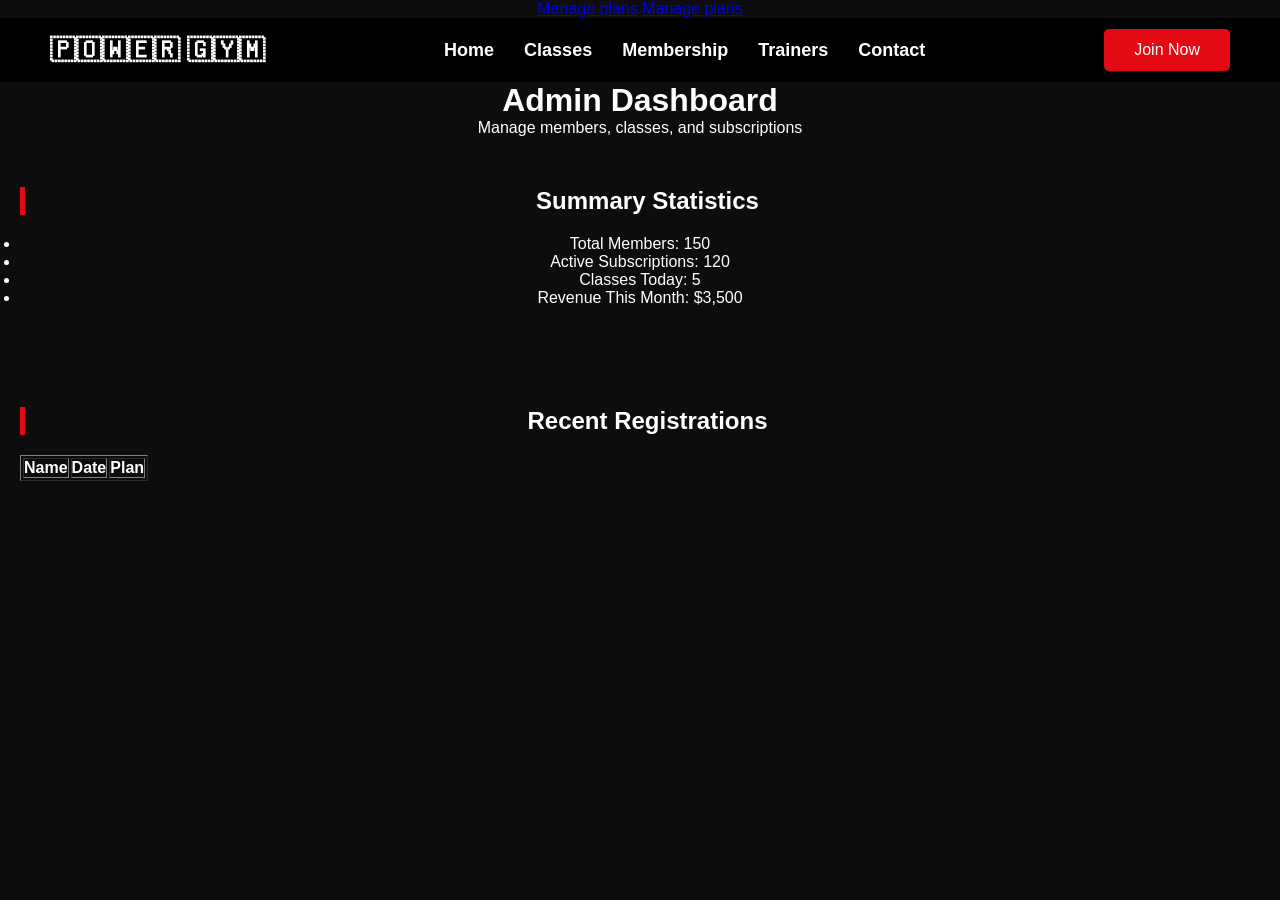
<file: admin_dashboard.html>
<!DOCTYPE html>
<html lang="en">
<a href="admin.html">Manage plans</a>
<a href="admin_plans.html">Manage plans</a>
<head>
    <link rel="stylesheet" href="style.css">
   
<meta charset="UTF-8">

<nav class="navbar">
<h1 class="logo">​🇵​​🇴​​🇼​​🇪​​🇷​ ​🇬​​🇾​​🇲​</h1>
<ul class="nav-links">

<li><a href="index.html">Home</a></li>
<li><a href="classes.html">Classes</a></li>
<li><a href="membership.html">Membership</a></li>
<li><a href="trainers.html">Trainers</a></li>
<li><a href="contact.html">Contact</a></li>

</ul>
<div class="nav-btn">
    <a href="#membership"class="btn">Join Now</a>
</div>
</nav>
<title>Admin Dashboard - Power Gym</title>
</head>

<body align ="center">


<header>
<h1>Admin Dashboard</h1>
<p>Manage members, classes, and subscriptions</p>
</header>


<main>

<section>
<h2>Summary Statistics</h2>

<ul>
<li>Total Members: 150</li>
<li>Active Subscriptions: 120</li>
<li>Classes Today: 5</li>
<li>Revenue This Month: $3,500</li>
</ul>
</section>


<section>
<h2>Recent Registrations</h2>

<table border="1">
<thead>
<tr>
<th>Name</th>
<th>Date</th>
<th>Plan</th>
</tr>
</th
</file>
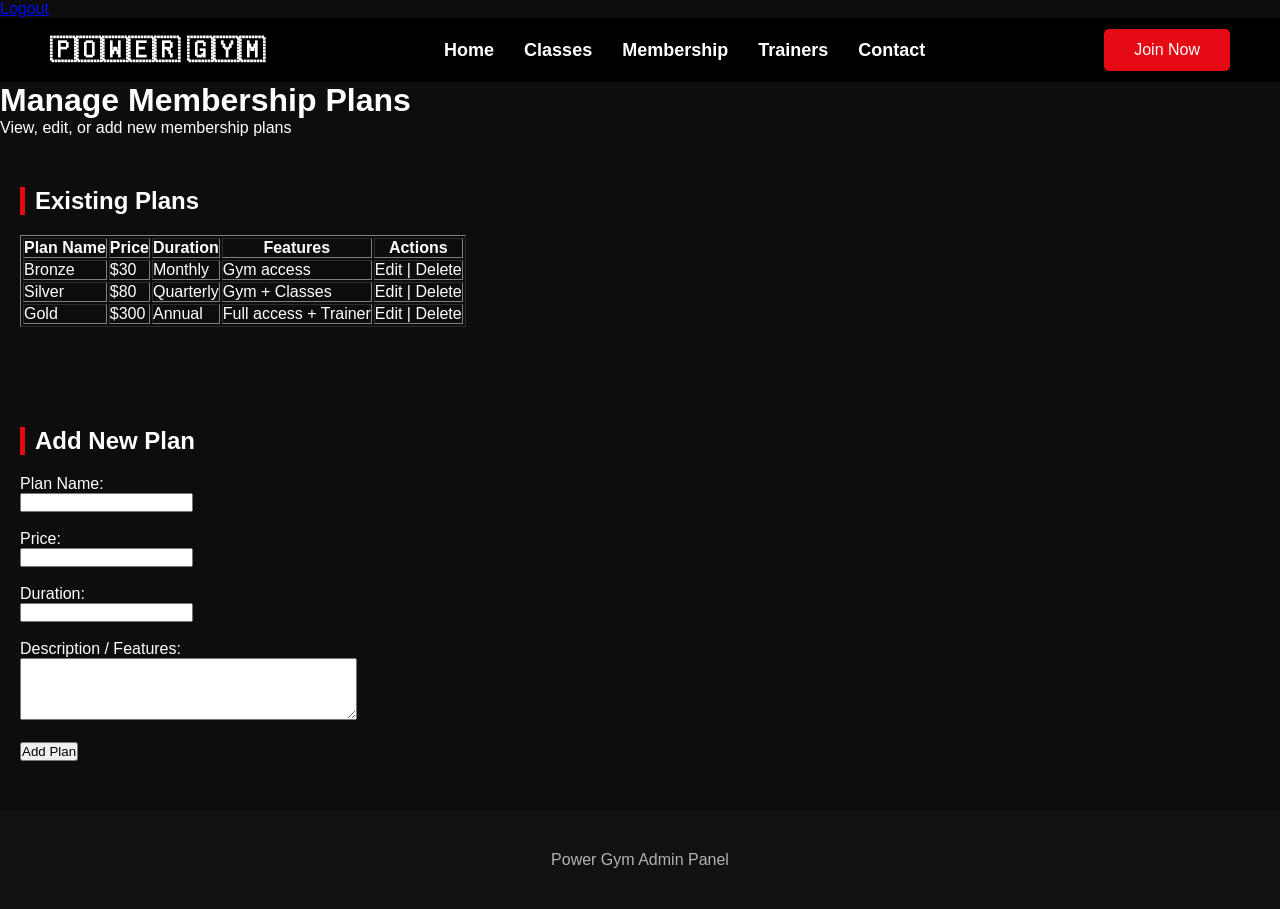
<file: admin_plans.html>
<!DOCTYPE html>
<html lang="en">
<a href="admin_dashboard.html">Logout</a>
<head>
    <link rel="stylesheet" href="style.css">
    
<meta charset="UTF-8">

<nav class="navbar">
<h1 class="logo">​🇵​​🇴​​🇼​​🇪​​🇷​ ​🇬​​🇾​​🇲​</h1>
<ul class="nav-links">

<li><a href="index.html">Home</a></li>
<li><a href="classes.html">Classes</a></li>
<li><a href="membership.html">Membership</a></li>
<li><a href="trainers.html">Trainers</a></li>
<li><a href="contact.html">Contact</a></li>

</ul>
<div class="nav-btn">
    <a href="#membership"class="btn">Join Now</a>
</div>
</nav>
<title>Admin - Manage Plans</title>
</head>

<body >


<header>
<h1>Manage Membership Plans</h1>
<p>View, edit, or add new membership plans</p>
</header>

<main>

<!-- Existing Plans Table -->
<section>
<h2>Existing Plans</h2>

<table border="1">
<thead>
<tr>
<th>Plan Name</th>
<th>Price</th>
<th>Duration</th>
<th>Features</th>
<th>Actions</th>
</tr>
</thead>
<tbody>
<tr>
<td>Bronze</td>
<td>$30</td>
<td>Monthly</td>
<td>Gym access</td>
<td>Edit | Delete</td>
</tr>
<tr>
<td>Silver</td>
<td>$80</td>
<td>Quarterly</td>
<td>Gym + Classes</td>
<td>Edit | Delete</td>
</tr>
<tr>
<td>Gold</td>
<td>$300</td>
<td>Annual</td>
<td>Full access + Trainer</td>
<td>Edit | Delete</td>
</tr>
</tbody>
</table>
</section>

<!-- Add New Plan Form -->
<section>
<h2>Add New Plan</h2>

<form action="#" method="post">

<label for="planname">Plan Name:</label><br>
<input type="text" id="planname" name="planname"><br><br>

<label for="price">Price:</label><br>
<input type="number" id="price" name="price"><br><br>

<label for="duration">Duration:</label><br>
<input type="text" id="duration" name="duration"><br><br>

<label for="features">Description / Features:</label><br>
<textarea id="features" name="features" rows="4" cols="40"></textarea><br><br>

<button type="submit">Add Plan</button>

</form>
</section>

</main>


<footer>
<p>Power Gym Admin Panel</p>
</footer>

</body>
</html>
</file>
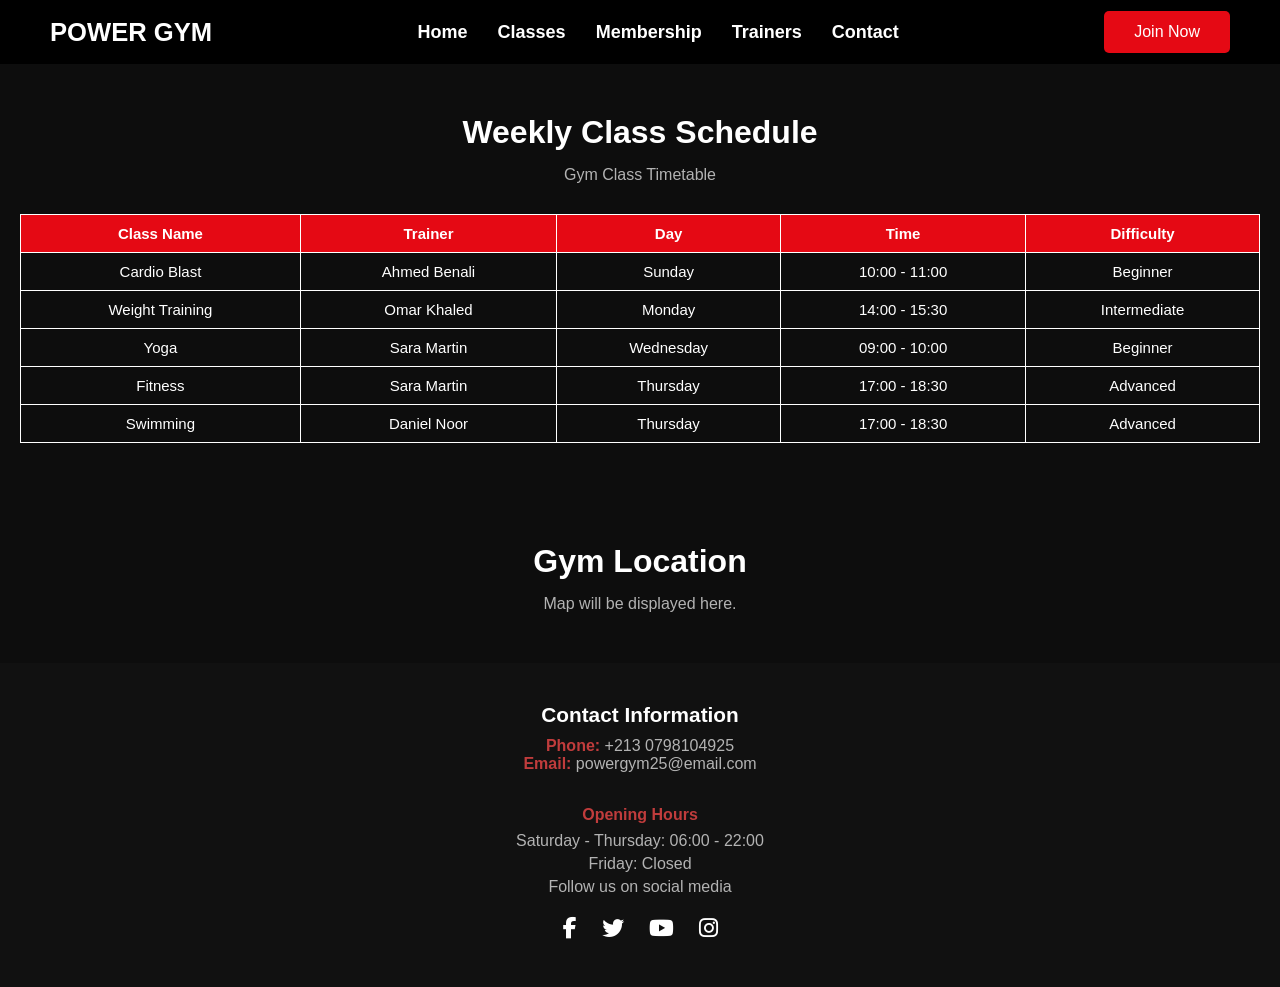
<file: classes.html>
<!DOCTYPE html>
<html lang="en">
<head>
  <meta charset="UTF-8">
  <meta name="viewport" content="width=device-width, initial-scale=1.0">
  <title>Power Gym - Classes</title>
  <link rel="stylesheet" href="style.css">
  <link rel="stylesheet" href="https://cdnjs.cloudflare.com/ajax/libs/font-awesome/6.4.0/css/all.min.css">
</head>
<body>

<nav class="navbar">
  <h1 class="logo">POWER GYM</h1>
  <ul class="nav-links">
    <li><a href="index.html">Home</a></li>
    <li><a href="classes.html">Classes</a></li>
    <li><a href="membership.html">Membership</a></li>
    <li><a href="trainers.html">Trainers</a></li>
    <li><a href="contact.html">Contact</a></li>
  </ul>
  <div class="nav-btn">
    <a href="membership.html" class="btn">Join Now</a>
  </div>
  <button class="hamburger" id="hamburger" aria-label="Toggle menu">
    <span></span>
    <span></span>
    <span></span>
  </button>
</nav>

<div class="mobile-menu" id="mobileMenu">
  <a href="index.html">Home</a>
  <a href="classes.html">Classes</a>
  <a href="membership.html">Membership</a>
  <a href="trainers.html">Trainers</a>
  <a href="contact.html">Contact</a>
  <a href="membership.html" class="btn">Join Now</a>
</div>

<main>

  <section class="map-section">
    <h2>Weekly Class Schedule</h2>
    <p style="color: var(--gray); margin-bottom: 30px;">Gym Class Timetable</p>
    <div class="gym-table-wrapper">
      <table class="gym-table">
        <thead>
          <tr>
            <th>Class Name</th>
            <th>Trainer</th>
            <th>Day</th>
            <th>Time</th>
            <th>Difficulty</th>
          </tr>
        </thead>
        <tbody id="tableBody"></tbody>
      </table>
    </div>
  </section>

  <section class="map-section">
    <h2>Gym Location</h2>
    <p style="color: var(--gray);">Map will be displayed here.</p>
  </section>

</main>

<footer>
  <h3>Contact Information</h3>
  <p><span class="red">Phone:</span> +213 0798104925</p>
  <p><span class="red">Email:</span> powergym25@email.com</p>
  <br>
  <h4><span class="red">Opening Hours</span></h4>
  <ul>
    <li>Saturday - Thursday: 06:00 - 22:00</li>
    <li>Friday: Closed</li>
  </ul>
  <p>Follow us on social media</p>
  <div class="social-icons">
    <a href="#" aria-label="Facebook"><i class="fab fa-facebook-f"></i></a>
    <a href="#" aria-label="Twitter"><i class="fab fa-twitter"></i></a>
    <a href="#" aria-label="YouTube"><i class="fab fa-youtube"></i></a>
    <a href="#" aria-label="Instagram"><i class="fab fa-instagram"></i></a>
  </div>
</footer>

<script src="classes.js" defer></script>
<script src="main.js" defer></script>

</body>
</html>
</file>
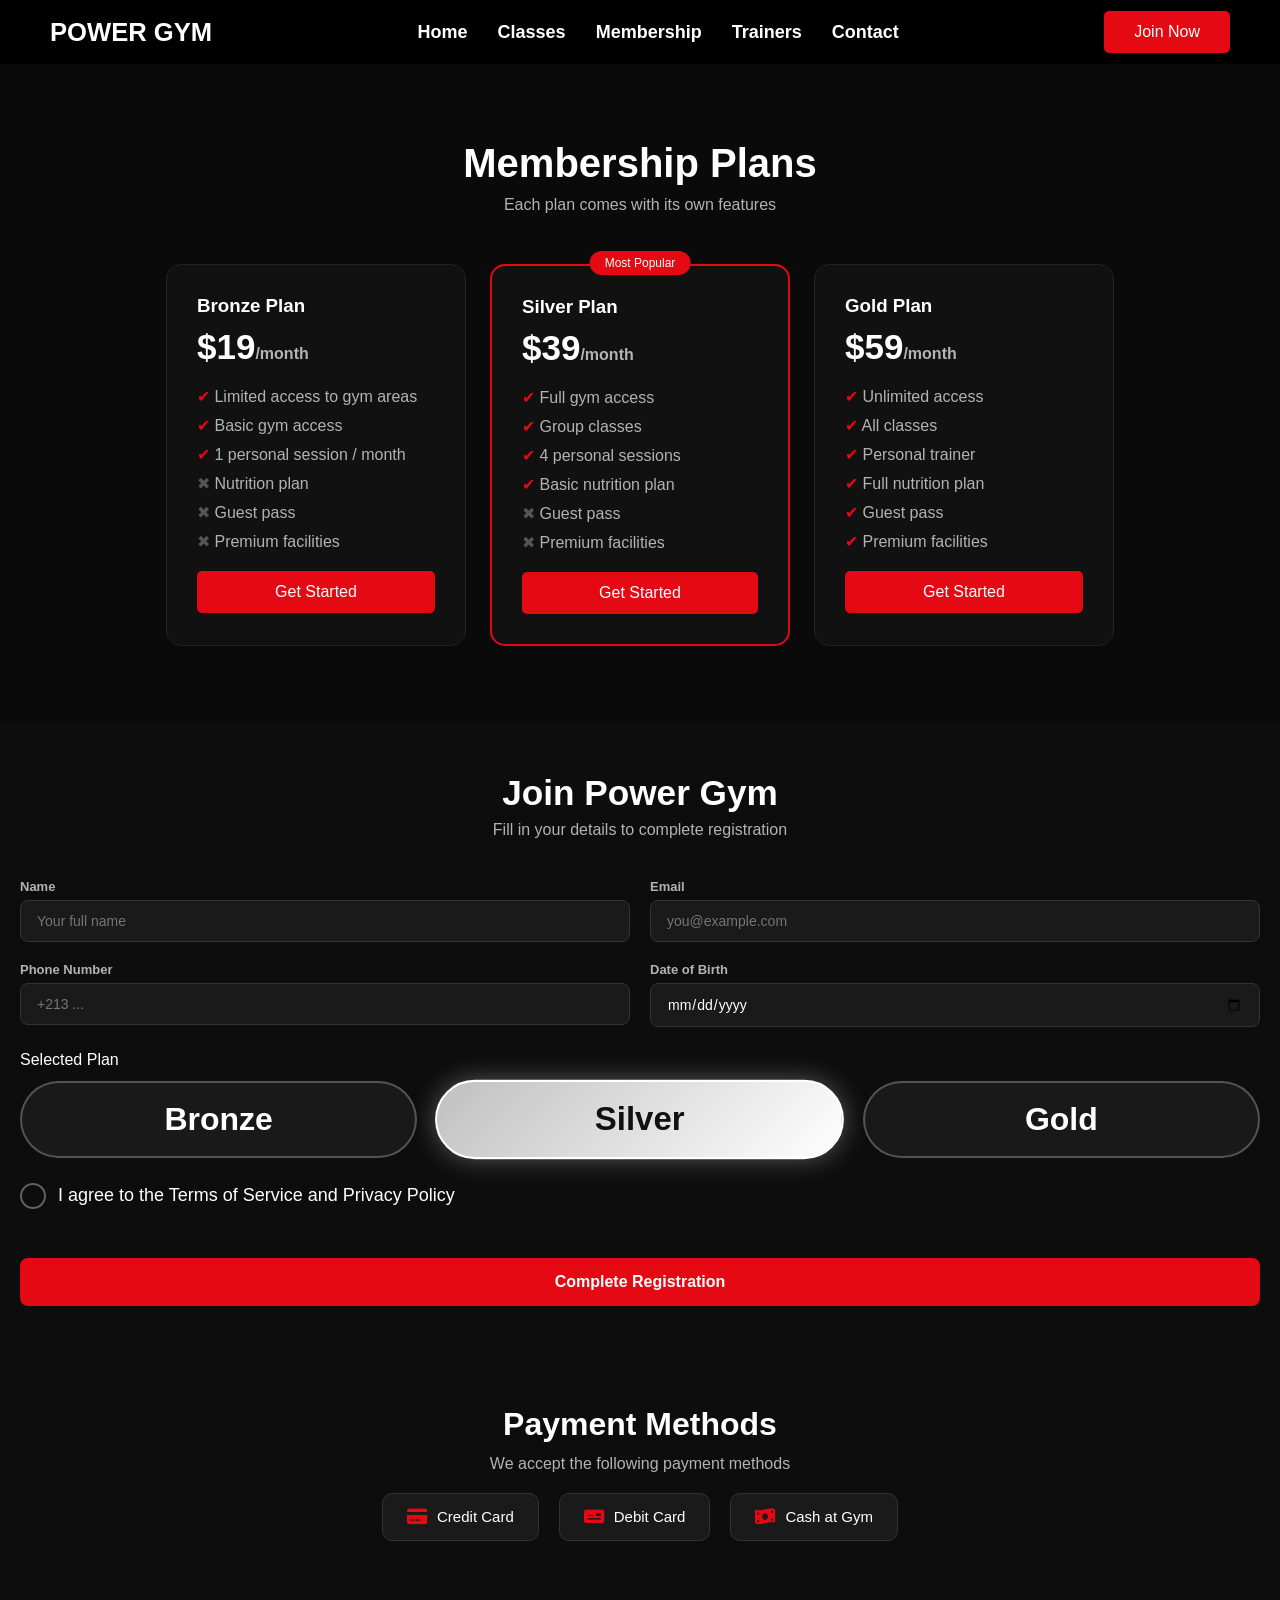
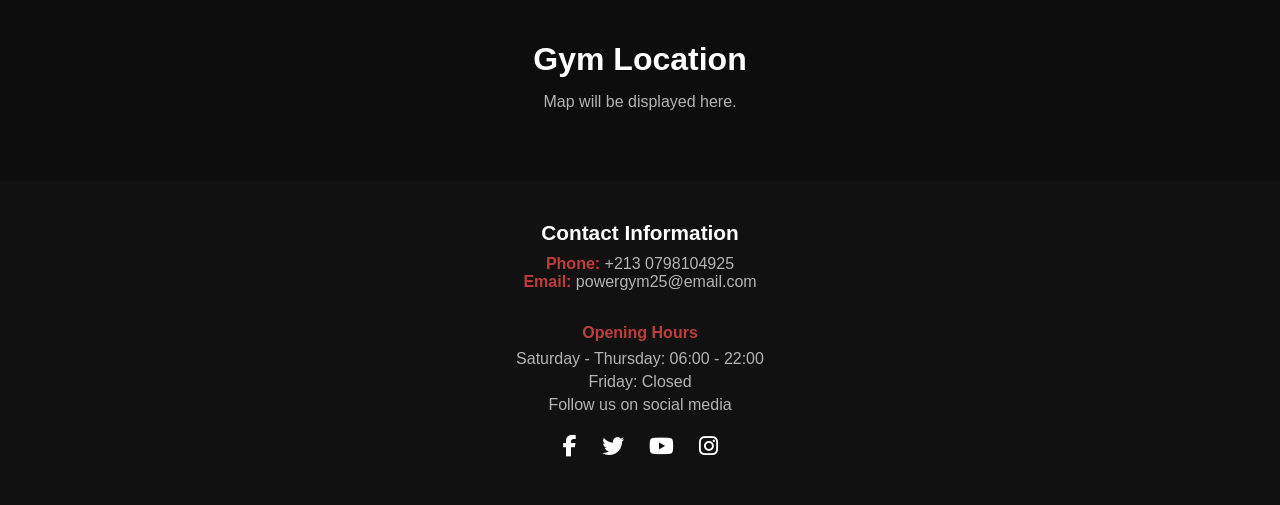
<file: membership.html>
<!DOCTYPE html>
<html lang="en">
<head>
  <meta charset="UTF-8">
  <meta name="viewport" content="width=device-width, initial-scale=1.0">
  <title>Power Gym - Membership</title>
  <link rel="stylesheet" href="style.css">
  <link rel="stylesheet" href="https://cdnjs.cloudflare.com/ajax/libs/font-awesome/6.4.0/css/all.min.css">
</head>
<body>

<nav class="navbar">
  <h1 class="logo">POWER GYM</h1>
  <ul class="nav-links">
    <li><a href="index.html">Home</a></li>
    <li><a href="classes.html">Classes</a></li>
    <li><a href="membership.html">Membership</a></li>
    <li><a href="trainers.html">Trainers</a></li>
    <li><a href="contact.html">Contact</a></li>
  </ul>
  <div class="nav-btn">
    <a href="membership.html" class="btn">Join Now</a>
  </div>
  <button class="hamburger" id="hamburger" aria-label="Toggle menu">
    <span></span>
    <span></span>
    <span></span>
  </button>
</nav>

<div class="mobile-menu" id="mobileMenu">
  <a href="index.html">Home</a>
  <a href="classes.html">Classes</a>
  <a href="membership.html">Membership</a>
  <a href="trainers.html">Trainers</a>
  <a href="contact.html">Contact</a>
  <a href="membership.html" class="btn">Join Now</a>
</div>

<main>

  <section class="pricing">
    <h2 class="section-title">Membership Plans</h2>
    <p class="section-subtitle">Each plan comes with its own features</p>

    <div class="plans">

      <div class="card">
        <h3>Bronze Plan</h3>
        <h1>$19<span>/month</span></h1>
        <ul>
          <li class="ok">Limited access to gym areas</li>
          <li class="ok">Basic gym access</li>
          <li class="ok">1 personal session / month</li>
          <li class="no">Nutrition plan</li>
          <li class="no">Guest pass</li>
          <li class="no">Premium facilities</li>
        </ul>
        <a href="#register" class="btn">Get Started</a>
      </div>

      <div class="card popular">
        <div class="badge">Most Popular</div>
        <h3>Silver Plan</h3>
        <h1>$39<span>/month</span></h1>
        <ul>
          <li class="ok">Full gym access</li>
          <li class="ok">Group classes</li>
          <li class="ok">4 personal sessions</li>
          <li class="ok">Basic nutrition plan</li>
          <li class="no">Guest pass</li>
          <li class="no">Premium facilities</li>
        </ul>
        <a href="#register" class="btn">Get Started</a>
      </div>

      <div class="card">
        <h3>Gold Plan</h3>
        <h1>$59<span>/month</span></h1>
        <ul>
          <li class="ok">Unlimited access</li>
          <li class="ok">All classes</li>
          <li class="ok">Personal trainer</li>
          <li class="ok">Full nutrition plan</li>
          <li class="ok">Guest pass</li>
          <li class="ok">Premium facilities</li>
        </ul>
        <a href="#register" class="btn">Get Started</a>
      </div>

    </div>
  </section>

  <section class="form-section" id="register">
    <h2>Join Power Gym</h2>
    <p class="form-subtitle">Fill in your details to complete registration</p>

    <form id="registerForm" novalidate>

      <div class="row">
        <div class="input-box">
          <label for="name">Name</label>
          <input type="text" id="name" placeholder="Your full name">
          <small>Name must be at least 3 characters</small>
        </div>
        <div class="input-box">
          <label for="email">Email</label>
          <input type="email" id="email" placeholder="you@example.com">
          <small>Please enter a valid email</small>
        </div>
      </div>

      <div class="row">
        <div class="input-box">
          <label for="phone">Phone Number</label>
          <input type="tel" id="phone" placeholder="+213 ...">
        </div>
        <div class="input-box">
          <label for="dob">Date of Birth</label>
          <input type="date" id="dob">
          <small>Date of birth is required</small>
        </div>
      </div>

      <p class="plan-label">Selected Plan</p>
      <div class="plans">
        <input type="radio" name="plan" id="bronze">
        <label for="bronze" class="plan">Bronze</label>
        <input type="radio" name="plan" id="silver" checked>
        <label for="silver" class="plan">Silver</label>
        <input type="radio" name="plan" id="gold">
        <label for="gold" class="plan">Gold</label>
      </div>

      <div class="terms">
        <input type="checkbox" id="terms-check">
        <label for="terms-check">I agree to the Terms of Service and Privacy Policy</label>
      </div>

      <button type="submit" class="submit-btn">Complete Registration</button>

    </form>
  </section>

  <section class="payment-section">
    <h2>Payment Methods</h2>
    <p>We accept the following payment methods</p>
    <ul class="payment-list">
      <li><i class="fas fa-credit-card"></i> Credit Card</li>
      <li><i class="fas fa-money-check"></i> Debit Card</li>
      <li><i class="fas fa-money-bill-wave"></i> Cash at Gym</li>
    </ul>
  </section>

  <section class="map-section">
    <h2>Gym Location</h2>
    <p style="color: var(--gray); margin-bottom: 20px;">Map will be displayed here.</p>
  </section>

</main>

<footer>
  <h3>Contact Information</h3>
  <p><span class="red">Phone:</span> +213 0798104925</p>
  <p><span class="red">Email:</span> powergym25@email.com</p>
  <br>
  <h4><span class="red">Opening Hours</span></h4>
  <ul>
    <li>Saturday - Thursday: 06:00 - 22:00</li>
    <li>Friday: Closed</li>
  </ul>
  <p>Follow us on social media</p>
  <div class="social-icons">
    <a href="#" aria-label="Facebook"><i class="fab fa-facebook-f"></i></a>
    <a href="#" aria-label="Twitter"><i class="fab fa-twitter"></i></a>
    <a href="#" aria-label="YouTube"><i class="fab fa-youtube"></i></a>
    <a href="#" aria-label="Instagram"><i class="fab fa-instagram"></i></a>
  </div>
</footer>

<script src="register.js" defer></script>
<script src="main.js" defer></script>

</body>
</html>
</file>
<file: style.css>
* {
  margin: 0;
  padding: 0;
  box-sizing: border-box;
}

:root {
  --black: #0a0a0a;
  --dark:  #111111;
  --red:   #e50914;
  --white: #ffffff;
  --gray:  #b3b3b3;
}

body {
  font-family: Arial, sans-serif;
  background: #0d0d0d;
  color: var(--white);
  margin: 0;
  overflow-x: hidden;
}

.navbar {
  display: flex;
  justify-content: space-between;
  align-items: center;
  padding: 18px 50px;
  background: black;
  position: sticky;
  top: 0;
  z-index: 1000;
  height: 64px;
}

.logo {
  font-size: clamp(1.2rem, 3vw, 1.6rem);
  font-weight: 900;
  color: var(--white);
  white-space: nowrap;
}

.nav-links {
  list-style: none;
  display: flex;
  gap: 30px;
  align-items: center;
}

.nav-links a {
  color: var(--white);
  text-decoration: none;
  font-weight: bold;
  font-size: clamp(14px, 1.5vw, 18px);
  position: relative;
  transition: color 0.3s;
}

.nav-links a::after {
  content: "";
  width: 0%;
  height: 2px;
  background: var(--red);
  position: absolute;
  left: 0;
  bottom: -5px;
  transition: 0.3s;
}

.nav-links a:hover { color: var(--red); }
.nav-links a:hover::after { width: 100%; }
.nav-links a.active { color: var(--red); }
.nav-links a.active::after { width: 100%; }

.btn {
  background: var(--red);
  color: var(--white);
  padding: 12px 30px;
  text-decoration: none;
  border-radius: 5px;
  transition: 0.3s;
  white-space: nowrap;
  display: inline-block;
  font-size: clamp(13px, 1.5vw, 16px);
}

.btn:hover { background: #ff1a1a; }

.hamburger {
  display: none;
  flex-direction: column;
  justify-content: center;
  gap: 5px;
  cursor: pointer;
  background: none;
  border: none;
  padding: 6px;
  z-index: 1001;
  flex-shrink: 0;
}

.hamburger span {
  display: block;
  width: 25px;
  height: 2px;
  background: var(--white);
  border-radius: 2px;
  transition: transform 0.3s, opacity 0.3s;
}

.hamburger.open span:nth-child(1) { transform: translateY(7px) rotate(45deg); }
.hamburger.open span:nth-child(2) { opacity: 0; }
.hamburger.open span:nth-child(3) { transform: translateY(-7px) rotate(-45deg); }

.mobile-menu {
  display: none;
  flex-direction: column;
  align-items: center;
  justify-content: center;
  gap: 28px;
  position: fixed;
  top: 64px;
  left: 0;
  right: 0;
  bottom: 0;
  background: var(--dark);
  z-index: 999;
  opacity: 0;
  pointer-events: none;
  transition: opacity 0.3s ease;
}

.mobile-menu.open {
  opacity: 1;
  pointer-events: all;
}

.mobile-menu a {
  font-size: clamp(1.1rem, 5vw, 1.4rem);
  font-weight: 700;
  color: var(--gray);
  text-decoration: none;
  transition: color 0.3s;
}

.mobile-menu a:hover { color: var(--white); }

.mobile-menu .btn {
  font-size: 1rem;
  padding: 12px 36px;
  margin-top: 8px;
  width: auto;
  display: inline-block;
  color: var(--white);
}

.hero {
  height: 70vh;
  min-height: 350px;
  position: relative;
  overflow: hidden;
  width: 100%;
}

.bg-video {
  position: absolute;
  top: 0;
  left: 0;
  width: 100%;
  height: 100%;
  object-fit: cover;
  pointer-events: none;
}

.overlay {
  position: absolute;
  inset: 0;
  width: 100%;
  height: 100%;
  background: rgba(0, 0, 0, 0.6);
  z-index: 1;
}

.hero-content {
  position: absolute;
  top: 60%;
  left: 50%;
  transform: translate(-50%, -50%);
  text-align: center;
  color: var(--white);
  z-index: 2;
  width: 90%;
  max-width: 800px;
}

.hero-content h1 {
  font-size: clamp(24px, 5vw, 56px);
  margin-bottom: 15px;
  line-height: 1.2;
}

.hero-content p {
  color: var(--gray);
  margin-bottom: 25px;
  font-size: clamp(13px, 2vw, 18px);
  max-width: 600px;
  margin-left: auto;
  margin-right: auto;
}

video::-webkit-media-controls,
video::-webkit-media-controls-enclosure { display: none; }

section:not(.hero):not(.services-section):not(.pricing):not(.facilities-section) {
  padding: 50px 20px;
  max-width: 1400px;
  margin: auto;
  width: 100%;
  box-sizing: border-box;
}

h2 {
  margin-bottom: 20px;
  border-left: 5px solid var(--red);
  padding-left: 10px;
}

.section-title {
  color: var(--white);
  text-align: center;
  font-size: clamp(1.5rem, 4vw, 2.8rem);
  margin-bottom: 15px;
  font-weight: 700;
  border: none;
  padding: 0;
}

.section-subtitle {
  text-align: center;
  color: var(--gray);
  margin-bottom: 50px;
  font-size: clamp(13px, 2vw, 17px);
  padding: 0 10px;
}

.services-section {
  padding: clamp(40px, 6%, 80px) 5%;
  background: #0a0a0a;
}

.service {
  display: flex;
  align-items: center;
  gap: clamp(20px, 4%, 40px);
  margin-bottom: 60px;
}

.service img {
  width: 45%;
  height: clamp(200px, 25vw, 280px);
  object-fit: cover;
  border-radius: 12px;
  flex-shrink: 0;
}

.service .text { flex: 1; min-width: 0; }

.service .text h3 {
  font-size: clamp(18px, 3vw, 30px);
  font-weight: 700;
  margin-bottom: 15px;
  color: var(--white);
  letter-spacing: 1px;
}

.service .text p {
  font-size: clamp(13px, 1.5vw, 15px);
  line-height: 1.8;
  color: #bfc3c9;
}

.service.reverse { flex-direction: row-reverse; }

.brand-center {
  text-align: center;
  padding: 40px 20px;
  background: var(--dark);
}

.brand-center h3 {
  color: var(--gray);
  font-size: clamp(13px, 2vw, 18px);
  margin-top: 10px;
}

.facilities-section {
  width: 100%;
  padding: clamp(40px, 6%, 80px) 0;
  background: #0d0d0d;
}

.facilities-section h2 {
  text-align: center;
  font-size: clamp(1.5rem, 4vw, 2.5rem);
  color: var(--white);
  margin-bottom: 40px;
  border: none;
  padding: 0 20px;
}

.facility-container {
  display: flex;
  gap: 10px;
  width: 100%;
  padding: 0 10px;
  box-sizing: border-box;
  flex-wrap: wrap;
}

.facility {
  flex: 1 1 200px;
  min-width: 0;
  text-align: center;
}

.facility img {
  width: 100%;
  height: clamp(200px, 35vw, 560px);
  object-fit: cover;
  border-radius: 12px;
  box-shadow: 0 10px 25px rgba(0, 0, 0, 0.4);
  transition: transform 0.4s ease, box-shadow 0.4s ease;
}

.facility img:hover {
  transform: translateY(-6px);
  box-shadow: 0 20px 40px rgba(0, 0, 0, 0.6);
}

.facility h3 {
  margin-top: 14px;
  color: var(--white);
  font-size: clamp(12px, 1.5vw, 1.1rem);
  font-weight: 600;
}

.pricing {
  text-align: center;
  padding: clamp(40px, 6%, 80px) 5%;
  background: #0a0a0a;
}

.pricing h2 {
  font-size: clamp(24px, 4vw, 40px);
  margin-bottom: 10px;
  border: none;
  padding: 0;
  text-align: center;
}

.pricing > p {
  color: var(--gray);
  margin-bottom: 50px;
  font-size: clamp(13px, 1.8vw, 16px);
}

.plans {
  display: flex;
  justify-content: center;
  gap: 24px;
  flex-wrap: wrap;
}

.card {
  background: #111;
  border: 1px solid #222;
  border-radius: 15px;
  padding: 30px;
  width: clamp(260px, 30%, 300px);
  position: relative;
  transition: transform 0.3s, border-color 0.3s, box-shadow 0.3s;
  text-align: left;
}

.card:hover {
  transform: translateY(-10px);
  border-color: var(--red);
  box-shadow: 0 0 20px rgba(229, 9, 20, 0.4);
}

.popular { border: 2px solid var(--red); }

.badge {
  position: absolute;
  top: -15px;
  left: 50%;
  transform: translateX(-50%);
  background: var(--red);
  padding: 5px 15px;
  border-radius: 20px;
  font-size: 12px;
  white-space: nowrap;
  color: var(--white);
}

.card h3 { margin-bottom: 10px; color: var(--white); }

.card h1 {
  font-size: clamp(28px, 4vw, 35px);
  margin: 10px 0;
  color: var(--white);
}

.card h1 span { font-size: 16px; color: var(--gray); }

.card ul { list-style: none; padding: 0; margin: 20px 0; }
.card li { margin: 10px 0; color: var(--gray); }
.ok::before { content: "✔ "; color: var(--red); }
.no::before { content: "✖ "; color: #555; }

.card .btn {
  width: 100%;
  text-align: center;
  margin-top: 10px;
  display: block;
}

.map-section {
  padding: 50px 20px;
  max-width: 1100px;
  margin: auto;
  text-align: center;
}

.map-section h2 {
  border: none;
  padding: 0;
  margin-bottom: 15px;
  text-align: center;
  font-size: clamp(1.4rem, 3vw, 2rem);
}

footer {
  background: var(--dark);
  text-align: center;
  padding: 40px 20px;
  color: var(--gray);
}

footer h3 { color: var(--white); margin-bottom: 10px; font-size: clamp(1rem, 2.5vw, 1.3rem); }
footer h4 { margin: 15px 0 8px; }
footer ul { list-style: none; }
footer ul li { margin: 5px 0; }

.red { color: #c03c3c; font-weight: bold; }

.social-icons {
  display: flex;
  justify-content: center;
  gap: 25px;
  padding: 20px 0 5px;
}

.social-icons a {
  color: var(--white);
  font-size: 22px;
  transition: color 0.3s, transform 0.3s;
}

.social-icons a:hover {
  color: var(--red);
  transform: translateY(-3px);
}

.cards {
  display: grid;
  grid-template-columns: repeat(auto-fill, minmax(240px, 1fr));
  gap: 20px;
  padding: 0 20px;
  align-items: start;
  width: 100%;
  max-width: 1400px;
  margin: 0 auto;
  box-sizing: border-box;
}

.card img {
  width: 100%;
  height: 200px;
  object-fit: cover;
  object-position: top;
  border-radius: 10px;
}

.card p { color: #cccccc; font-size: 14px; }
.card p:last-of-type { color: #aaaaaa; font-size: 13px; }

.label { color: #ff6b6b; font-weight: bold; }
.value { color: var(--white); }

.gym-table-wrapper {
  overflow-x: auto;
  -webkit-overflow-scrolling: touch;
  width: 100%;
}

.gym-table {
  width: 100%;
  border-collapse: collapse;
  text-align: center;
  font-size: clamp(12px, 1.5vw, 15px);
}

.gym-table th,
.gym-table td {
  border: 1px solid var(--white);
  padding: clamp(6px, 1.5vw, 10px);
}

.gym-table th {
  background: var(--red);
  color: var(--white);
}

.contact-section {
  width: 100%;
  max-width: 600px;
  margin: 50px auto;
  padding: 30px;
  background: #1c1c1c;
  border-radius: 12px;
}

.contact-form {
  display: flex;
  flex-direction: column;
  gap: 20px;
}

.form-group {
  display: flex;
  flex-direction: column;
  gap: 6px;
}

.form-group label { color: #ccc; font-size: 14px; }

.form-group input,
.form-group textarea {
  padding: 10px;
  border: none;
  border-radius: 6px;
  outline: none;
  font-size: 14px;
  background: #2a2a2a;
  color: var(--white);
  width: 100%;
  transition: box-shadow 0.3s;
}

.form-group input:focus,
.form-group textarea:focus {
  box-shadow: 0 0 0 2px var(--red);
}

.form-group textarea { min-height: 120px; resize: vertical; }

.plan-buttons {
  display: flex;
  gap: 10px;
  margin: 20px 0;
  flex-wrap: wrap;
}

.plan-buttons button {
  flex: 1 1 100px;
  padding: 12px;
  border-radius: 25px;
  border: 2px solid var(--red);
  background: transparent;
  color: var(--white);
  cursor: pointer;
  transition: 0.3s;
  font-size: clamp(14px, 2vw, 16px);
}

.plan-buttons button.active,
.plan-buttons button:hover {
  background: var(--red);
  box-shadow: 0 0 15px rgba(229, 9, 20, 0.5);
}

.plans input[type="radio"] { display: none; }

.plan {
  flex: 1 1 140px;
  display: flex;
  justify-content: center;
  align-items: center;
  padding: 18px 20px;
  border: 2px solid rgba(255, 255, 255, 0.25);
  border-radius: 40px;
  background: rgba(255, 255, 255, 0.05);
  color: var(--white);
  font-size: clamp(18px, 3vw, 32px);
  font-weight: 700;
  cursor: pointer;
  transition: all 0.4s ease;
  user-select: none;
  text-align: center;
  min-height: 70px;
}

.plan:hover {
  transform: translateY(-3px);
  border-color: var(--red);
  box-shadow: 0 0 20px rgba(255, 45, 45, 0.25);
}

#bronze:checked + label {
  background: linear-gradient(135deg, #8b5a2b, #cd7f32);
  border-color: #b23b0c;
  box-shadow: 0 0 25px rgba(205, 127, 50, 0.45);
  transform: scale(1.03);
}

#silver:checked + label {
  background: linear-gradient(135deg, #c0c0c0, #ffffff);
  color: #111;
  border-color: #ffffff;
  box-shadow: 0 0 25px rgba(200, 200, 200, 0.4);
  transform: scale(1.03);
}

#gold:checked + label {
  background: linear-gradient(135deg, #7c0707, #ffb300);
  color: #111;
  border-color: var(--red);
  box-shadow: 0 0 25px rgba(255, 215, 0, 0.45);
  transform: scale(1.03);
}

.terms {
  display: flex;
  align-items: center;
  gap: 12px;
  margin: 25px 0;
  flex-wrap: wrap;
}

.terms input[type="checkbox"] {
  appearance: none;
  -webkit-appearance: none;
  width: 26px;
  height: 26px;
  min-width: 26px;
  border: 2px solid rgba(255, 255, 255, 0.35);
  border-radius: 50%;
  background: transparent;
  cursor: pointer;
  position: relative;
  transition: all 0.3s;
}

.terms input[type="checkbox"]:checked {
  background: var(--red);
  border-color: var(--red);
  box-shadow: 0 0 15px rgba(255, 0, 0, 0.5);
}

.terms input[type="checkbox"]:checked::after {
  content: "✓";
  position: absolute;
  top: 50%;
  left: 50%;
  transform: translate(-50%, -55%);
  color: var(--white);
  font-size: 16px;
  font-weight: bold;
}

.terms label {
  color: var(--white);
  font-size: clamp(14px, 2vw, 18px);
  font-weight: 500;
  cursor: pointer;
}

.page-header {
  text-align: center;
  padding: clamp(30px, 5vw, 50px) 20px 10px;
}

.trainers-section {
  padding: 30px 20px 60px;
  max-width: 1400px;
  margin: 0 auto;
  width: 100%;
  box-sizing: border-box;
}

.trainers-header {
  text-align: center;
  padding: clamp(30px, 5vw, 50px) 20px 30px;
}

.trainers-header h2 {
  font-size: clamp(1.5rem, 4vw, 2rem);
  font-weight: 900;
  border: none;
  padding: 0;
  margin-bottom: 8px;
}

.trainers-header p {
  color: var(--gray);
  margin-bottom: 24px;
  font-size: clamp(13px, 2vw, 16px);
}

.search-wrapper {
  position: relative;
  max-width: 460px;
  margin: 0 auto;
}

.search-icon {
  position: absolute;
  left: 14px;
  top: 50%;
  transform: translateY(-50%);
  color: #666;
  pointer-events: none;
}

#trainer-search {
  width: 100%;
  padding: 13px 16px 13px 42px;
  background: #1a1a1a;
  border: 1px solid #333;
  border-radius: 8px;
  color: var(--white);
  font-size: 0.95rem;
  outline: none;
  transition: border-color 0.25s, box-shadow 0.25s;
}

#trainer-search::placeholder { color: #555; }

#trainer-search:focus {
  border-color: var(--red);
  box-shadow: 0 0 0 3px rgba(229, 9, 20, 0.15);
}

#no-results {
  text-align: center;
  color: #666;
  padding: 40px 0;
  font-size: 1rem;
}

.form-section {
  max-width: 780px;
  margin: 0 auto;
  padding: clamp(30px, 5vw, 60px) 20px;
}

.form-section h2 {
  text-align: center;
  font-size: clamp(1.4rem, 3vw, 2.2rem);
  border: none;
  padding: 0;
  margin-bottom: 8px;
}

.form-subtitle {
  text-align: center;
  color: var(--gray);
  font-weight: 400;
  margin-bottom: 40px;
  font-size: clamp(13px, 1.8vw, 1rem);
}

.plan-label {
  margin: 24px 0 12px;
  font-size: clamp(13px, 1.8vw, 1rem);
  color: var(--white);
}

.row {
  display: grid;
  grid-template-columns: 1fr 1fr;
  gap: 20px;
  margin-bottom: 20px;
}

.input-box {
  display: flex;
  flex-direction: column;
  gap: 6px;
}

.input-box label {
  font-size: 13px;
  font-weight: 600;
  color: var(--gray);
}

.input-box input {
  padding: 12px 16px;
  border-radius: 8px;
  border: 1px solid #333;
  background: #1a1a1a;
  color: var(--white);
  font-family: inherit;
  font-size: 14px;
  outline: none;
  transition: border-color 0.3s, box-shadow 0.3s;
  width: 100%;
}

.input-box input:focus {
  border-color: var(--red);
  box-shadow: 0 0 0 3px rgba(229, 9, 20, 0.15);
}

.input-box input.error { border-color: var(--red); }
.input-box input.valid { border-color: #22c55e; }

.input-box small {
  font-size: 11px;
  color: var(--red);
  display: none;
}

.input-box.error small { display: block; }

.submit-btn {
  width: 100%;
  padding: 15px;
  margin-top: 24px;
  border-radius: 8px;
  border: none;
  background: var(--red);
  color: var(--white);
  font-size: clamp(14px, 2vw, 16px);
  font-weight: 700;
  cursor: pointer;
  transition: background 0.3s, box-shadow 0.3s;
}

.submit-btn:hover {
  background: #ff1a1a;
  box-shadow: 0 0 20px rgba(229, 9, 20, 0.4);
}

.payment-section {
  max-width: 600px;
  margin: 0 auto;
  padding: 40px 20px 60px;
  text-align: center;
}

.payment-section h2 {
  border: none;
  padding: 0;
  margin-bottom: 12px;
  text-align: center;
  font-size: clamp(1.4rem, 3vw, 2rem);
}

.payment-section p {
  color: var(--gray);
  margin-bottom: 20px;
  font-size: clamp(13px, 1.8vw, 16px);
}

.payment-list {
  list-style: none;
  display: flex;
  justify-content: center;
  gap: 20px;
  flex-wrap: wrap;
}

.payment-list li {
  display: flex;
  align-items: center;
  gap: 10px;
  background: #1a1a1a;
  border: 1px solid #333;
  padding: 14px 24px;
  border-radius: 10px;
  font-size: clamp(13px, 1.5vw, 15px);
  color: var(--white);
  transition: border-color 0.3s;
}

.payment-list li:hover { border-color: var(--red); }
.payment-list li i { color: var(--red); font-size: 18px; }

.modal-overlay {
  position: fixed;
  inset: 0;
  background: rgba(0, 0, 0, 0.85);
  z-index: 9999;
  display: flex;
  align-items: center;
  justify-content: center;
  padding: 20px;
  backdrop-filter: blur(4px);
}

.modal-overlay[hidden] { display: none; }

.modal-content {
  position: relative;
  background: #1a1a1a;
  border: 1px solid #333;
  border-radius: 16px;
  padding: clamp(24px, 4vw, 40px) clamp(20px, 4vw, 32px) 32px;
  max-width: 500px;
  width: 100%;
  max-height: 90vh;
  overflow-y: auto;
  display: flex;
  flex-direction: column;
  align-items: center;
  gap: 10px;
  text-align: center;
}

.modal-content #modal-photo {
  width: clamp(90px, 20vw, 130px);
  height: clamp(90px, 20vw, 130px);
  border-radius: 50%;
  object-fit: cover;
  object-position: top;
  border: 3px solid var(--red);
  margin-bottom: 8px;
}

.modal-content h2 {
  font-size: clamp(1.1rem, 3vw, 1.4rem);
  font-weight: 800;
  color: var(--white);
  border: none;
  padding: 0;
  margin: 0;
}

.modal-content p {
  font-size: clamp(0.8rem, 2vw, 0.9rem);
  color: #ccc;
  line-height: 1.6;
  margin: 0;
}

.modal-content #modal-bio {
  color: #aaa;
  font-size: clamp(0.8rem, 2vw, 0.88rem);
  line-height: 1.7;
  text-align: center;
  margin-top: 4px;
}

#modal-schedule {
  list-style: none;
  padding: 0;
  width: 100%;
  display: flex;
  flex-direction: column;
  gap: 8px;
  margin-top: 8px;
}

#modal-schedule li {
  font-size: clamp(0.78rem, 2vw, 0.85rem);
  color: #bbb;
  padding: 8px 14px;
  background: rgba(229, 9, 20, 0.08);
  border-left: 3px solid var(--red);
  border-radius: 6px;
  text-align: left;
}

.modal-close {
  position: absolute;
  top: 14px;
  right: 14px;
  background: transparent;
  border: 1px solid #444;
  color: #aaa;
  width: 34px;
  height: 34px;
  border-radius: 50%;
  cursor: pointer;
  font-size: 0.9rem;
  display: flex;
  align-items: center;
  justify-content: center;
  transition: background 0.25s, color 0.25s;
}

.modal-close:hover {
  background: var(--red);
  color: var(--white);
  border-color: var(--red);
}

@media (min-width: 1200px) {
  .cards {
    grid-template-columns: repeat(4, 1fr);
  }
}

@media (max-width: 1024px) {
  .navbar { padding: 15px 30px; }

  .cards {
    grid-template-columns: repeat(2, 1fr);
  }

  .facility img { height: clamp(180px, 28vw, 320px); }

  .card {
    width: clamp(240px, 42%, 300px);
  }
}

@media (max-width: 768px) {
  .navbar { padding: 15px 20px; }
  .nav-links { display: none; }
  .nav-btn { display: none; }
  .hamburger { display: flex; }
  .mobile-menu { display: flex; }

  .hero { height: 60vh; min-height: 300px; }

  .service,
  .service.reverse {
    flex-direction: column;
    text-align: center;
  }

  .service img {
    width: 100%;
    height: clamp(180px, 50vw, 260px);
  }

  .service .text { width: 100%; }

  .facility {
    flex: 1 1 calc(50% - 10px);
  }

  .facility img { height: clamp(160px, 35vw, 240px); }

  .plans { flex-direction: column; align-items: center; }
  .card { width: 100%; max-width: 400px; }

  .plan-buttons {
    flex-direction: column;
    gap: 12px;
  }

  .plan {
    font-size: clamp(16px, 5vw, 24px);
    min-height: 60px;
    padding: 15px;
  }

  .cards {
    grid-template-columns: repeat(2, 1fr);
    padding: 0 10px;
  }

  .row { grid-template-columns: 1fr; }

  .payment-list { flex-direction: column; align-items: center; }
}

@media (max-width: 480px) {
  .facility { flex: 1 1 100%; }

  .facility img { height: clamp(180px, 60vw, 260px); }

  .hero { height: 55vh; min-height: 280px; }

  .navbar { padding: 12px 15px; }

  .cards {
    grid-template-columns: 1fr;
    padding: 0 8px;
  }

  .hero-content .btn {
    width: 100%;
    max-width: 280px;
    padding: 14px 20px;
    font-size: 15px;
  }

  .contact-section { padding: 20px 15px; }

  .plan { min-height: 55px; }

  .modal-content { padding: 24px 16px 24px; }
}

@media (max-width: 360px) {
  .logo { font-size: 1rem; }
  .hero { height: 50vh; }
  .section-title { font-size: 1.3rem; }
  .card { padding: 20px; }
}
</file>
